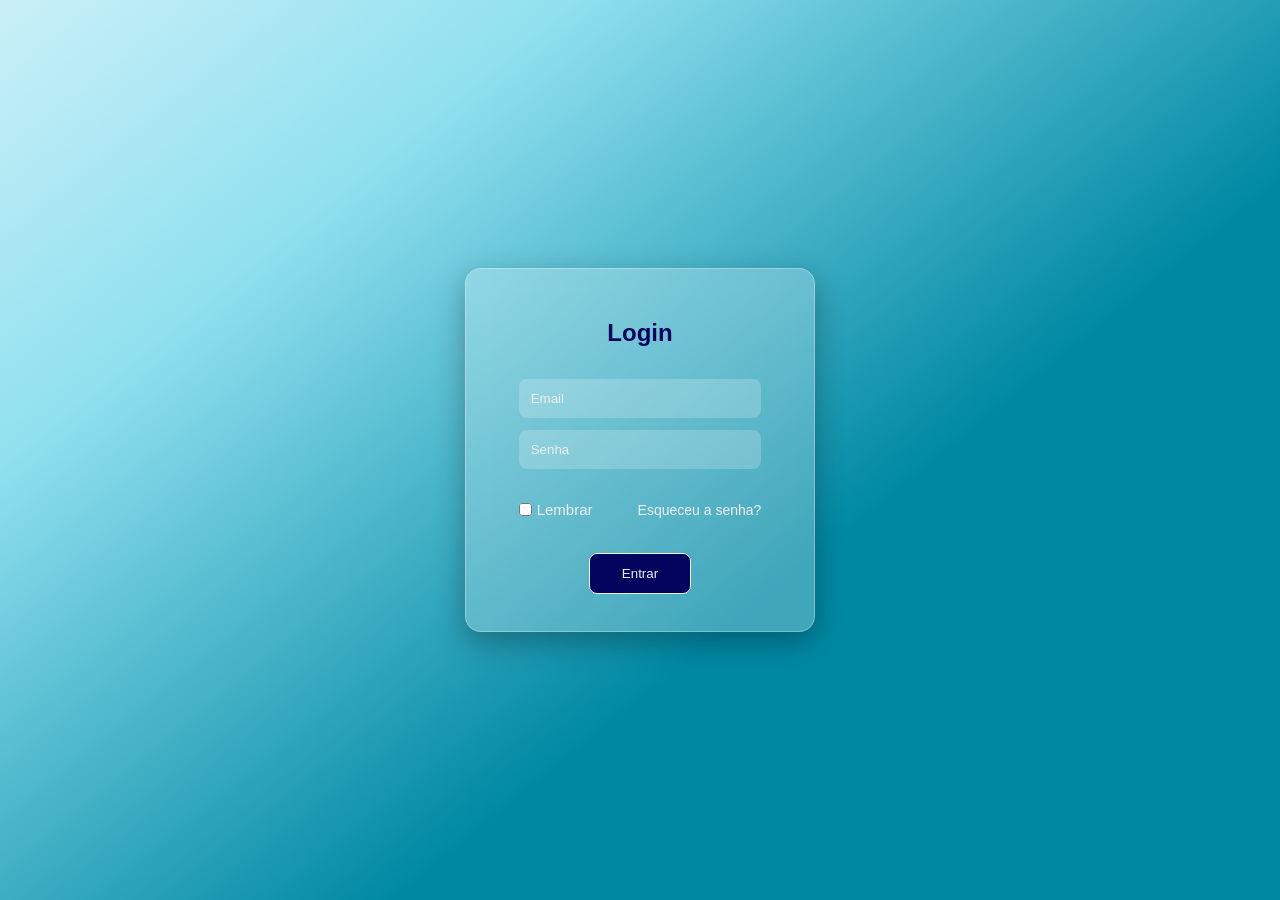
<file: login_page/index.html>
<!DOCTYPE html>
<html lang="en">
<head>
    <meta charset="UTF-8">
    <meta name="viewport" content="width=device-width, initial-scale=1.0">
    <title>Document</title>
    <link rel="stylesheet" href="./style.css">
</head>
<body>
    <section class="container">
        <h2> Login </h2>

        <form action="">
            <div class="input_group">
                <input type="email" placeholder="Email" required>
            </div>

            <div class="input_group">
                <input type="password" placeholder="Senha" required>
            </div>
            
            <div class="options">
                <label for="">
                    <input class="checkbox" type="checkbox">
                    <p>Lembrar</p>
                </label>

                <a href="#">Esqueceu a senha?</a>
            </div>

            <button>Entrar</button>
        </form>
    </section>
</body>
</html>
</file>
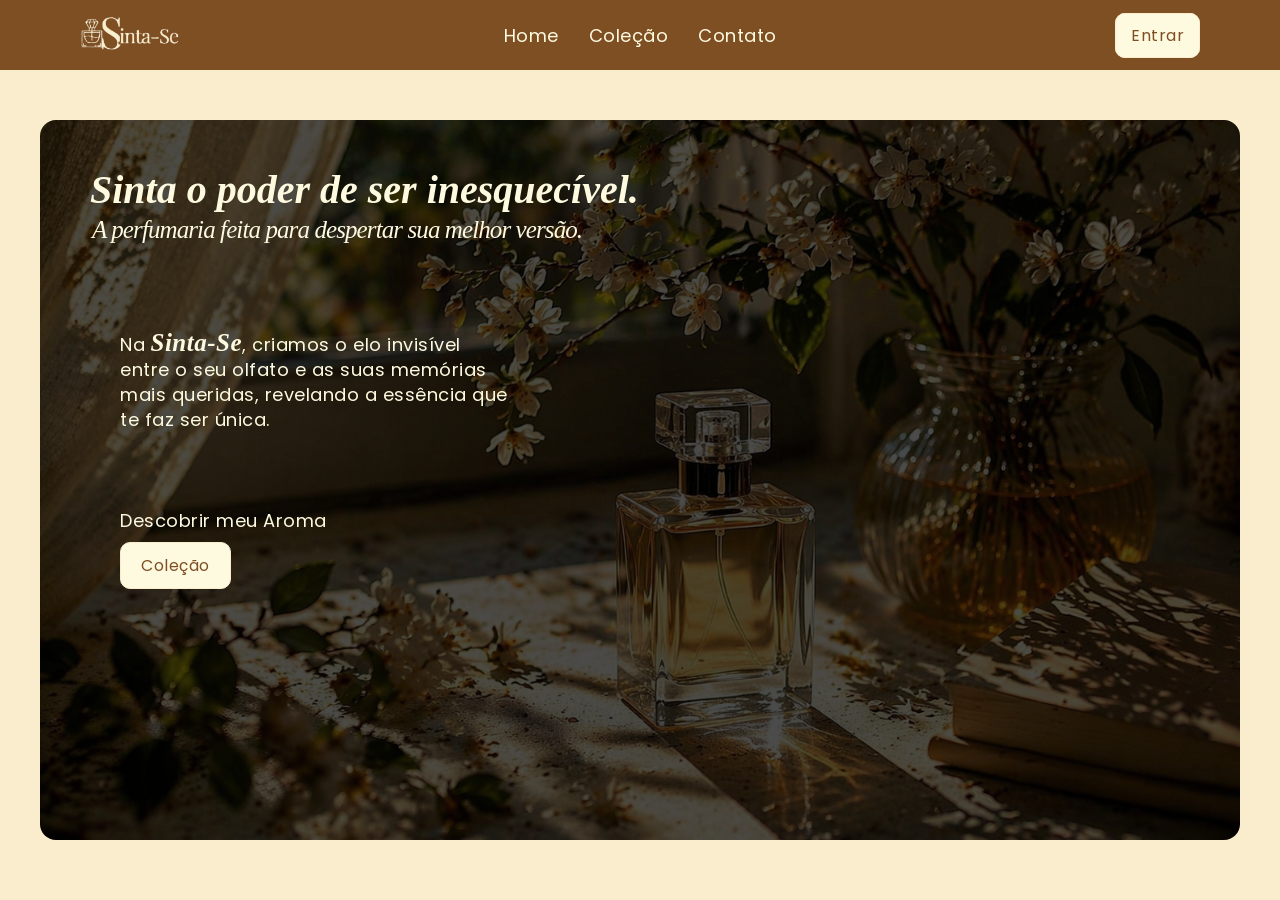
<file: processualn1/index.html>
<!DOCTYPE html>
<html lang="en">
<head>
    <meta charset="UTF-8">
    <meta name="viewport" content="width=device-width, initial-scale=1.0">
    <title>Sinta-Se</title>
    <link rel="stylesheet" href="./css/style.css">
</head>
<body class="landingpage">
    <header class="header">
        <section class="logo">
            <img src="./images/logo1.png" alt="">
        </section>

        <input type="checkbox" id="menu-check">
        <label for="menu-check" class="menu-icon">&#9776;</label>
        
        <section class="menu">
            <a href="./index.html">Home</a>
            <a href="./pages/catalogo.html">Coleção</a>
            <a href="#">Contato</a>
        </section>

        <section class="login-button">
            <a href="./pages/cadastro.html">Entrar</a>
        </section>
    </header>
    <main class="content">
        <section class="titulo">
            <h1>Sinta o poder de ser inesquecível.</h1>
            <h3>A perfumaria feita para despertar sua melhor versão.</h3>
        </section>

        <section class="info">
            <p>
                Na <span>Sinta-Se</span>, criamos o elo invisível entre o seu olfato e 
                as suas memórias mais queridas, revelando a essência que te faz ser única.
            </p>
        </section>

        <section class="CTA">
            <p> Descobrir meu Aroma </p>
            <a href="./pages/catalogo.html">Coleção</a>
        </section>
    </main>
</body>
</html>
</file>
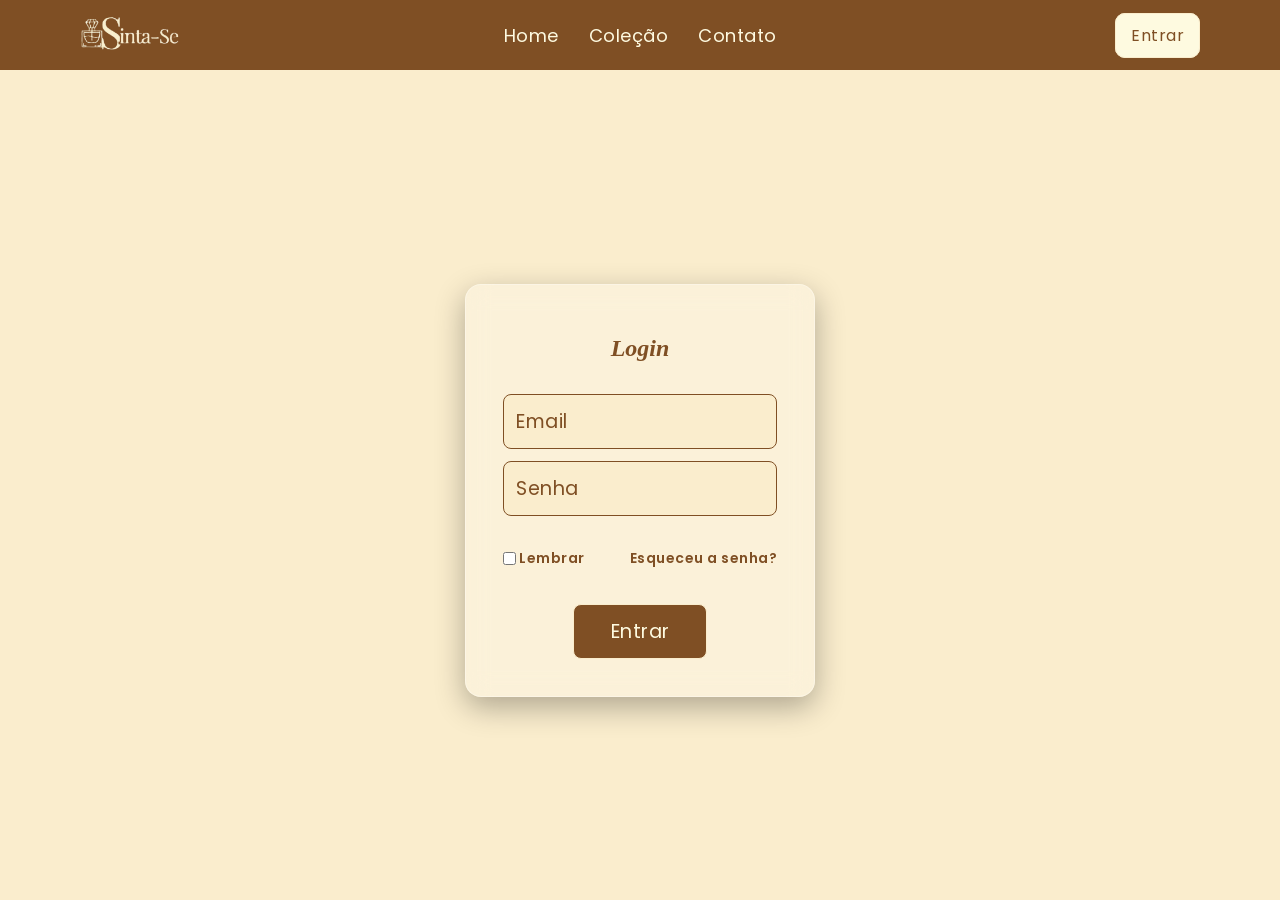
<file: processualn1/pages/cadastro.html>
<!DOCTYPE html>
<html lang="en">
<head>
    <meta charset="UTF-8">
    <meta name="viewport" content="width=device-width, initial-scale=1.0">
    <title>Login | Sinta-Se</title>
    <link rel="stylesheet" href="../css/style.css">
</head>
<body class="loginpage">
    <header class="header">
        <section class="logo">
            <img src="../images/logo1.png" alt="">
        </section>

        <input type="checkbox" id="menu-check">
        <label for="menu-check" class="menu-icon">&#9776;</label>

        <section class="menu">
            <a href="../index.html"> Home </a>
            <a href="./catalogo.html"> Coleção </a>
            <a href="#"> Contato </a>
        </section>

        <section class="login-button">
            <a href="./cadastro.html"> Entrar </a>
        </section>
    </header>
    <main class="container-login">
        <h2> Login </h2>

        <form action="">
            <div class="input_group">
                <input type="email" placeholder="Email" required>
            </div>

            <div class="input_group">
                <input type="password" placeholder="Senha" required>
            </div>
            
            <div class="options">
                <label for="">
                    <input class="checkbox" type="checkbox">
                    <p>Lembrar</p>
                </label>

                <a href="#">Esqueceu a senha?</a>
            </div>

            <div class="button">
                <a href="./catalogo.html">
                    Entrar
                </a>
            </div>
        </form>
    </main>
</body>
</html>
</file>
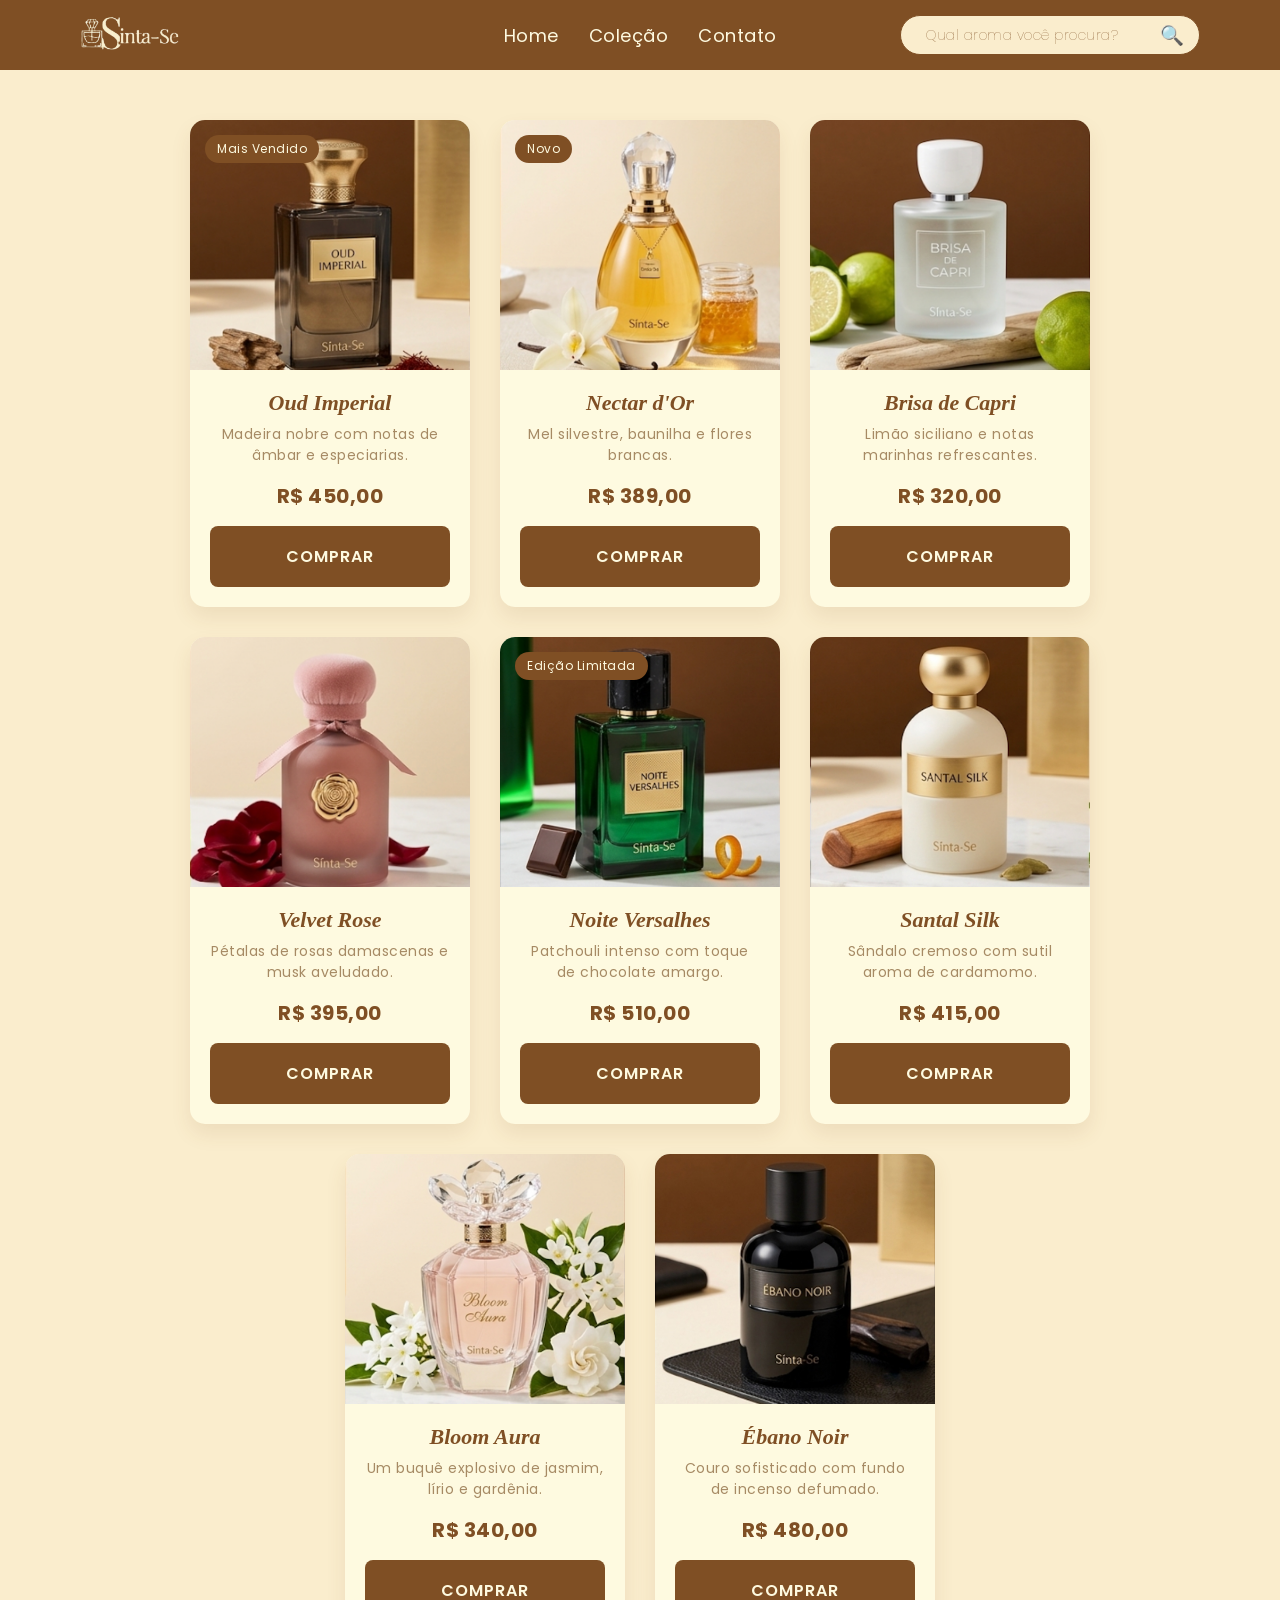
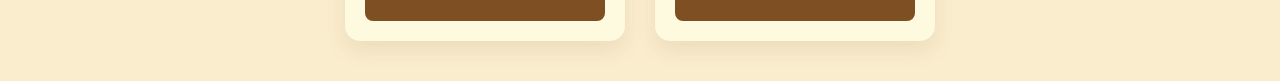
<file: processualn1/pages/catalogo.html>
<!DOCTYPE html>
<html lang="pt-br">
<head>
    <meta charset="UTF-8">
    <meta name="viewport" content="width=device-width, initial-scale=1.0">
    <title>Coleção | Sinta-Se</title>
    <link rel="stylesheet" href="../css/style.css">
</head>
<body class="colectionpage">
    <header class="header">
        <section class="logo">
            <img src="../images/logo1.png" alt="Sinta-Se Logo">
        </section>

        <input type="checkbox" id="menu-check">
        <label for="menu-check" class="menu-icon">&#9776;</label>

        <section class="menu">
            <a href="../index.html"> Home </a>
            <a href="./catalogo.html"> Coleção </a>
            <a href="#"> Contato </a>
        </section>

        <div class="search-container">
            <input type="text" placeholder="Qual aroma você procura?">
            <button type="submit">
                &#128269; 
            </button>
        </div>
    </header>

    <main class="catalogo">
       <section class="container-catalogo">
            <div class="card-produto">
                <div class="card-imagem">
                    <img src="../images/oldimperial.png" alt="Oud Imperial">
                    <span class="tag">Mais Vendido</span>
                </div>
                <div class="card-info">
                    <h3>Oud Imperial</h3>
                    <p>Madeira nobre com notas de âmbar e especiarias.</p>
                    <span class="preco">R$ 450,00</span>
                    <a href="./produto.html?id=oud-imperial" class="comprar-button">Comprar</a>
                </div>
            </div>

            <div class="card-produto">
                <div class="card-imagem">
                    <img src="../images/nectardor.png" alt="Nectar d'Or">
                    <span class="tag">Novo</span>
                </div>
                <div class="card-info">
                    <h3>Nectar d'Or</h3>
                    <p>Mel silvestre, baunilha e flores brancas.</p>
                    <span class="preco">R$ 389,00</span>
                    <a href="./produto.html?id=nectar-dor" class="comprar-button">Comprar</a>
                </div>
            </div>

            <div class="card-produto">
                <div class="card-imagem">
                    <img src="../images/brisadecapri.png" alt="Brisa de Capri">
                </div>
                <div class="card-info">
                    <h3>Brisa de Capri</h3>
                    <p>Limão siciliano e notas marinhas refrescantes.</p>
                    <span class="preco">R$ 320,00</span>
                    <a href="./produto.html?id=brisa-de-capri" class="comprar-button">Comprar</a>
                </div>
            </div>

            <div class="card-produto">
                <div class="card-imagem">
                    <img src="../images/velvelrose.png" alt="Velvet Rose">
                </div>
                <div class="card-info">
                    <h3>Velvet Rose</h3>
                    <p>Pétalas de rosas damascenas e musk aveludado.</p>
                    <span class="preco">R$ 395,00</span>
                    <a href="./produto.html?id=velvet-rose" class="comprar-button">Comprar</a>
                </div>
            </div>

            <div class="card-produto">
                <div class="card-imagem">
                    <img src="../images/noiteversalhes.png" alt="Noite Versalhes">
                    <span class="tag">Edição Limitada</span>
                </div>
                <div class="card-info">
                    <h3>Noite Versalhes</h3>
                    <p>Patchouli intenso com toque de chocolate amargo.</p>
                    <span class="preco">R$ 510,00</span>
                    <a href="./produto.html?id=noite-versalhes" class="comprar-button">Comprar</a>
                </div>
            </div>

            <div class="card-produto">
                <div class="card-imagem">
                    <img src="../images/saltalsilk.png" alt="Santal Silk">
                </div>
                <div class="card-info">
                    <h3>Santal Silk</h3>
                    <p>Sândalo cremoso com sutil aroma de cardamomo.</p>
                    <span class="preco">R$ 415,00</span>
                    <a href="./produto.html?id=santal-silk" class="comprar-button">Comprar</a>
                </div>
            </div>

            <div class="card-produto">
                <div class="card-imagem">
                    <img src="../images/bloomaura.png" alt="Bloom Aura">
                </div>
                <div class="card-info">
                    <h3>Bloom Aura</h3>
                    <p>Um buquê explosivo de jasmim, lírio e gardênia.</p>
                    <span class="preco">R$ 340,00</span>
                    <a href="./produto.html?id=bloom-aura" class="comprar-button">Comprar</a>
                </div>
            </div>

            <div class="card-produto">
                <div class="card-imagem">
                    <img src="../images/ebanonoir.png" alt="Ébano Noir">
                </div>
                <div class="card-info">
                    <h3>Ébano Noir</h3>
                    <p>Couro sofisticado com fundo de incenso defumado.</p>
                    <span class="preco">R$ 480,00</span>
                    <a href="./produto.html?id=ebano-noir" class="comprar-button">Comprar</a>
                </div>
            </div>
        </section>
    </main>    
</body>
</html>
</file>
<file: login_page/style.css>
* { 
    padding: 0;
    margin: 0;
    box-sizing: border-box;
} 
     
body { 
    height: 100vh; 
    display: flex; 
    justify-content: center; 
    align-items: center; 
    background: #0088a3; 
    background: linear-gradient(321deg, rgba(0, 136, 163, 1) 37%, rgba(144, 224, 239, 1) 76%, rgba(202, 240, 248, 1) 100%); 
} 

.container { 
    display: flex; 
    flex-direction: column; 
    width: 350px; 
    padding: 25px; 
    border-radius: 1rem; 
    justify-content: center; 
    align-items: center; 
    border: 1px solid gray; 
    background: rgba(255, 255, 255, 0.25); 
    backdrop-filter: blur(12px); 
    box-shadow: 0 10px 30px rgba(0,0,0,0.3); 
    border: 1px solid rgba(255, 255, 255, 0.3); 
} 
    
.container h2 { 
    text-align: center; 
    font-family: sans-serif; 
    margin-top: 25px;
    margin-bottom: 20px; color: #03045e; 
} 

form { 
    display: flex;
    flex-direction: column;
    margin-top: 15px; 
    margin: 12px; 
} 

.input_group { 
    margin-bottom: 12px; 
} 

input { 
    width: 100%; 
    padding:12px; 
    border-radius: 8px; 
    border: none; 
    outline: none; 
    background: rgba(255,255,255,0.2); 
    color: white; 
} 

input::placeholder { 
    color: #eee; 
} 
.options { 
    display: flex; 
    justify-content: space-between; 
    align-items: center; 
    font-size: 14px; 
    margin-top: 20px; 
} 

.options label { 
    display: flex; 
    align-items: center; 
    gap: 5px; 
    margin-right: 45px; 
    font-size: 15px; 
    font-weight: 15px; 
    font-family: sans-serif; 
    color: #eee; 
} 

.checkbox { 
    cursor: pointer; 
} 

.options a { 
    text-decoration: none; 
    color: #eee; 
    font-size: 14px; 
    font-weight: 15px; 
    font-family: sans-serif; 
    cursor: poiter; 
} 

.options a:hover { 
    color: rgba(144, 224, 239, 1); 
} 

button { 
    display: flex; 
    justify-content: center; 
    margin: 35px 70px 0px 70px;
    padding: 12px 20px 12px 20px; 
    border-radius: 8px; 
    border: 0.1px solid #eeef; 
    background: #03045e; 
    color: #eee; 
    cursor: pointer; 
} 

button:hover { 
    color: #03045e; 
    background: rgba(255,255,255,0.2); 
}
</file>
<file: processualn1/css/style.css>
@import url('https://fonts.googleapis.com/css2?family=Oswald:wght@200..700&family=Playfair+Display:ital,wght@0,400..900;1,400..900&family=Poppins:wght@300;400;600&family=Roboto:wght@100..900&display=swap');

* {
    padding: 0;
    margin: 0;
    box-sizing: border-box;
    
}

/* Textos do site */
h1, h2, h3 {
    font-family: 'Playfair';
    font-style: italic;
    font-weight: 900;
    color: #fefae0;
}

p, a, input, span {
    font-family: 'Poppins', sans-serif;
    font-weight: 400;
    letter-spacing: 0.5px;
    font-size: 1.2rem;
    color: #fefae0;
}

/* cabeçalho (todas as páginas) */
.header {
    display: grid;
    grid-template-columns: 1fr auto 1fr;
    align-items: center;    
    position: fixed;
    top: 0;
    z-index: 9999;
    padding: 0px 80px;
    width: 100%;
    height: 70px;
    background-color: #7f4f24;
}

.logo img{
    width: 100px;
}

.menu {
    display: flex;
    justify-content: center;
    justify-self: center;
    margin: 0px 50px;
    gap: 30px;
}

.menu a {
    font-size: 18px;
    color: #fefae0;
    text-decoration: none;
    transition: 250ms;
    cursor: pointer;
}

.menu a:hover {
    transform: translateY(-5px);
}
.login-button {
    justify-self: end; 
}

.login-button a{
    padding: 10px 15px;
    border-radius: 10px;
    color: #7f4f24;
    border: 1px solid#faedcd;
    background-color: #fefae0;
    font-size: medium;
    text-decoration: none;
    cursor: pointer;
}

.search-container {
    justify-self: end;
    display: flex;
    flex: 1;
    justify-content: flex-end;
    align-items: center;
    background-color: #faedcd; 
    border: 1px solid #7f4f24; 
    border-radius: 25px;
    padding: 5px 15px;
    height: 40px;
    width: 100%;
    max-width: 300px;
}

.search-container input {
    border: none;
    font-size: 14px;
    font-weight: 100;
    background: transparent;
    padding: 10px;
    color: #7f4f24;
}

.search-container button {
    display: flex;
    align-items: center;
    justify-content: center;
    background: none;
    border: none;
    cursor: pointer;
    font-size: 1.2rem;
    transition: transform 0.2s;
}

.search-container button:hover {
    transform: scale(1.1);
}

/* Corpo base de todas as paginas */
body {
    height: 100vh;
    background-color: #faedcd;
    padding-top: 80px;
}

/* Landing Page */
.content {
    background-image: 
        linear-gradient(rgba(0, 0, 0, 0.7), rgba(0, 0, 0, 0.7)),
        url(../images/background.png);
    background-position: center;
    background-size: cover;
    background-repeat: no-repeat;
    display: flex;
    flex-direction: column;
    min-height: 300px;
    height: 80vh;
    margin: 40px;
    border-radius: 16px;
    padding: 50px;
    padding-bottom: 65px;
}

.titulo {
    line-height: 40px;
}
.titulo h1 {
    font-size: 40px;
}

.titulo h3 {
    font-size: 25px;
    font-weight: 400;
    letter-spacing: -0.9px;
    padding-left: 2px;
    margin-bottom: 50px;
}

.info {
    width: 450px;
    line-height: 25px;
    padding: 30px;
    margin-bottom: 15px;
}

.info p {
    font-size: 18px;
}

.info span {
    font-family: 'Playfair';
    font-style: italic;
    font-weight: 900;
    font-size: 25px;
    color: #fefae0;
}

.CTA {
    display: flex;
    flex-direction: column;
    justify-content: center;
    align-items: flex-start;
    padding: 30px;
}

.CTA p {
    font-size: 18px;
}

.CTA a {
    font-size: 16px;
    margin: 8px 0px;
    padding: 10px 20px;
    border-radius: 10px;
    color: #7f4f24;
    border: 1px solid#faedcd;
    background-color: #fefae0;
    text-decoration: none;
    cursor: pointer;
}

/* Login */
.loginpage {
    display: flex;
    justify-content: center;
    align-items: center;
}

.container-login { 
    display: flex; 
    flex-direction: column;
    justify-content: center; 
    align-items: center;  
    width: 350px; 
    padding: 25px; 
    border-radius: 1rem; 
    border: 1px solid rgba(255, 255, 255, 0.3); 
    background: rgba(255, 255, 255, 0.25); 
    backdrop-filter: blur(12px); 
    box-shadow: 0 10px 30px rgba(0,0,0,0.3);
} 
    
.container-login h2 { 
    text-align: center; 
    margin-top: 25px;
    margin-bottom: 20px; 
    color: #7f4f24; 
} 

form { 
    display: flex;
    flex-direction: column;
    margin-top: 15px; 
    margin: 12px; 
} 

.input_group { 
    margin-bottom: 12px; 
} 

input { 
    width: 100%; 
    padding:12px; 
    border-radius: 8px; 
    border: 1px solid #7f4f24; 
    outline: none; 
    background: #faedcd;
} 

input::placeholder { 
    color: #7f4f24; 
} 
.options { 
    display: flex; 
    justify-content: space-between; 
    align-items: center; 
    font-size: 14px; 
    margin-top: 20px; 
} 

.options label { 
    display: flex; 
    align-items: center;
    margin-right: 45px; 
    gap: 3px;
} 

.options p {
    font-size: 14px;
    font-weight: 600;
    color: #7f4f24;
}

.checkbox { 
    cursor: pointer; 
} 

.options a { 
    text-decoration: none; 
    color: #7f4f24; 
    font-size: 14px; 
    font-weight: 600; 
    cursor: pointer; 
} 

.options a:hover { 
    text-decoration: underline;
} 

.button a { 
    display: flex; 
    justify-content: center; 
    margin: 35px 70px 0px 70px;
    padding: 12px 20px 12px 20px; 
    border-radius: 8px; 
    border: 0.1px solid #faedcd; 
    background: #7f4f24; 
    color: #fefae0; 
    text-decoration: none;
    cursor: pointer; 
} 

/* Pagina do catalogo */
.container-catalogo {
    display: flex;
    flex-wrap: wrap;
    gap: 30px;
    justify-content: center;
    padding: 40px;
}

.card-produto {
    background-color: #fefae0;
    width: 280px;
    border-radius: 15px;
    overflow: hidden;
    box-shadow: 0 10px 20px rgba(127, 79, 36, 0.1);
    transition: transform 0.3s ease;
}

.card-produto:hover {
    transform: translateY(-10px);
}

.card-imagem {
    display: flex;
    align-items: center;
    justify-content: center;
    position: relative;
    overflow: hidden;
    background-color: #faedcd;
    height: 250px;
}

.card-imagem img {
    object-fit: cover;
    width: 100%;
    width: 100%;
    transition: 0.3s;
}

.card-produto:hover .card-imagem img {
    transform: scale(1.1);
}

.tag {
    position: absolute;
    top: 15px;
    left: 15px;
    background-color: #7f4f24;
    color: #fefae0;
    padding: 5px 12px;
    border-radius: 20px;
    font-size: 12px;
}

.card-info {
    padding: 20px;
    text-align: center;
}

.card-info h3 {
    color: #7f4f24;
    font-size: 22px;
    margin-bottom: 8px;
}

.card-info p {
    color: #a68a64;
    font-size: 14px;
    margin-bottom: 15px;
}

.card-info .preco {
    display: block;
    font-weight: 700;
    color: #7f4f24;
    font-size: 20px;
    margin-bottom: 15px;
}

.comprar-button {
    display: inline-block;
    text-decoration: none;
    background-color: #7f4f24;
    color: #fefae0;
    padding: 10px 25px;
    border-radius: 8px;
    font-size: 14px;
    transition: 0.3s;
}

.btn-comprar:hover {
    background-color: #b08968;
}

/* Produtos */
.container-produto {
    padding: 60px 40px;
    max-width: 1200px;
    margin: 20px auto 0;
    display: flex;
    justify-content: center;
}

.produto-grid {
    display: grid;
    grid-template-columns: 1fr 1fr;
    gap: 60px;
    align-items: center;
    background-color: #fefae0;
    padding: 50px;
    border-radius: 20px;
    box-shadow: 0 15px 40px rgba(127, 79, 36, 0.08);
}

.produto-imagem img {
    width: 100%;
    height: auto;
    border-radius: 12px;
    box-shadow: 0 10px 25px rgba(0, 0, 0, 0.1);
    object-fit: cover;
    display: block;
}

.produto-info h1 {
    color: #7f4f24;
    font-size: 38px;
    margin-bottom: 5px;
    font-weight: 700;
}

.avaliacao {
    margin-bottom: 15px;
    display: flex;
    align-items: center;
    gap: 10px;
}

.avaliacao span {
    color: #b08968;
    font-size: 18px;
    letter-spacing: 2px;
}

.avaliacao small {
    color: #a68a64;
    font-size: 13px;
}

.categoria {
    color: #a68a64;
    text-transform: uppercase;
    font-size: 11px;
    letter-spacing: 3px;
    font-weight: 600;
    margin-bottom: 15px;
}

.preco-menor {
    color: #7f4f24;
    font-size: 24px;
    font-weight: 700;
    margin-bottom: 30px;
}

.descricao-box {
    border-top: 1px solid rgba(127, 79, 36, 0.1);
    padding-top: 20px;
    margin-bottom: 35px;
}

.titulo-essencia {
    font-weight: 700;
    color: #7f4f24;
    font-size: 18px;
    margin-bottom: 10px;
}

.texto-descricao {
    font-size: 0.95rem;
    line-height: 1.6;
    color: #5a3d2b;
    font-weight: 400;
}

.acoes-compra {
    display: flex;
    flex-direction: column;
    gap: 15px;
}

.comprar-button {
    background-color: #7f4f24;
    color: #fefae0;
    border: none;
    padding: 18px;
    border-radius: 8px;
    font-weight: 600;
    font-size: 16px;
    text-transform: uppercase;
    letter-spacing: 1px;
    cursor: pointer;
    transition: all 0.3s ease;
    width: 100%;
}

.comprar-button:hover {
    background-color: #b08968;
    transform: translateY(-2px);
}

.btn-voltar {
    text-align: center;
    text-decoration: none;
    color: #7f4f24;
    font-size: 13px;
    font-weight: 600;
    transition: color 0.3s;
}

.btn-voltar:hover {
    color: #b08968;
}

/* --- RESPONSIVIDADE (MOBILE) --- */
@media (max-width: 850px) {
    .produto-grid {
        grid-template-columns: 1fr; 
        padding: 30px;
        gap: 30px;
    }

    .container-produto {
        padding: 20px;
    }

    .produto-info h1 {
        font-size: 30px;
    }
}

/* Responsividade */
@media (max-width: 768px) {

    /* Resposividade do cabeçalho das paginas */
    .header {
        display: flex;
        justify-content: space-between;
        align-items: center;
        padding: 15px 20px;
        position: fixed;
        top: 0;
    }

    .logo {
        position: absolute;
        left: 50%;
        transform: translateX(-50%);
    }

    .logo img {
        width: 80px;
        height: auto;
    }

    .menu-icon {
        font-size: 28px;
        color: #faedcd;
        cursor: pointer;
        z-index: 10;
    }

    #menu-check {
        display: none;
    }

    .menu {
        display: none;
        flex-direction: column;
        position: fixed;
        top: 70px;
        left: 0;
        width: 100%;
        margin-right: auto;
        background-color: #fefae0;
        padding: 20px;
        box-shadow: 0 10px 15px rgba(0,0,0,0.1);
        z-index: 9;
    }

    #menu-check:checked ~ .menu {
        display: flex;
    }

    .menu a {
        color: #7f4f24;
        padding: 15px 0;
        border-bottom: 1px solid rgba(127, 79, 36, 0.1);
        width: 100%;
        text-align: center;
    }

    .login-button {
        justify-self: end; 
    }

    .login-button a {
        padding: 8px 12px;
        border-radius: 10px;
        color: #7f4f24;
        border: 1px solid#faedcd;
        background-color: #fefae0;
        font-size: 12px;
        text-decoration: none;
        cursor: pointer;
    }

    .search-container {
       position: relative;
        display: flex;
        align-items: center;
        justify-content: flex-end;
        width: 10%;
        transition: all 0.4s ease;
        overflow: hidden;
        background: transparent;
    }

    .search-container input {
        width: 0;
        opacity: 0;
        padding: 0;
        border: none;
        transition: all 0.4s ease;
    }

    .search-container:hover, 
    .search-container:focus-within{
        width: 80px; /* Expandir */
        background: #fdfae0;
        border: 1px solid #7f4f24;
        border-radius: 20px;
        padding: 5px 10px;
    }

    .search-container:hover input, 
    .search-container:focus-within input {
        width: 100%;
        opacity: 1;
        padding-left: 10px;
    }

    .search-container button {
        background: none;
        border: none;
        font-size: 18px;
        cursor: pointer;
        min-width: 30px;
    }

    /* Landing Page */
    .content {
        overflow: hidden;
        margin: 15px;
        padding: 50px 15px;
    }

    .titulo {
        width: 100%;
        text-align: center;
        line-height: 35px;
        container-type: inline-size;
    }
    .titulo h1 {
        font-size: 6.5cqw;
    }

    .titulo h3 {
        font-size: 4.5cqw;
        font-weight: 400;
        letter-spacing: -0.9px;
        padding-left: 2px;
        margin-bottom: 50px;
    }

    .info {
        width: 100%;
        line-height: 25px;
        padding: 30px;
        margin-bottom: 15px;
        text-align: center;
        container-type: inline-size;
    }

    .info p {
        font-size: 3.5cqw;
    }

    .info span {
        font-family: 'Playfair';
        font-style: italic;
        font-weight: 900;
        font-size: 4.2cqw;
        color: #fefae0;
    }

    .CTA {
        display: flex;
        flex-direction: column;
        justify-content: center;
        align-items: center;
        padding: 30px;
        container-type: inline-size;
    }

    .CTA p {
        font-size: 3.5cqw;
        color: #fefae0;
    }

    .CTA a {
        font-size: 3.5cqw;
        margin: 15px 50px;
        padding: 8px 12px;
        border-radius: 10px;
        color: #7f4f24;
        border: 1px solid#faedcd;
        background-color: #fefae0;
        text-decoration: none;
        cursor: pointer;
    }

    /* Login */
    input::placeholder,
    .options p,
    .options a {
        font-size: 12px;
    }

    .container-login .button a {
        font-size: 14px;
        padding: 8px 12px;
    }

}

/* Esconder o ícone do menu no Desktop */
@media (min-width: 769px) {
    .menu-icon, #menu-check {
        display: none;
    }
}
</file>
